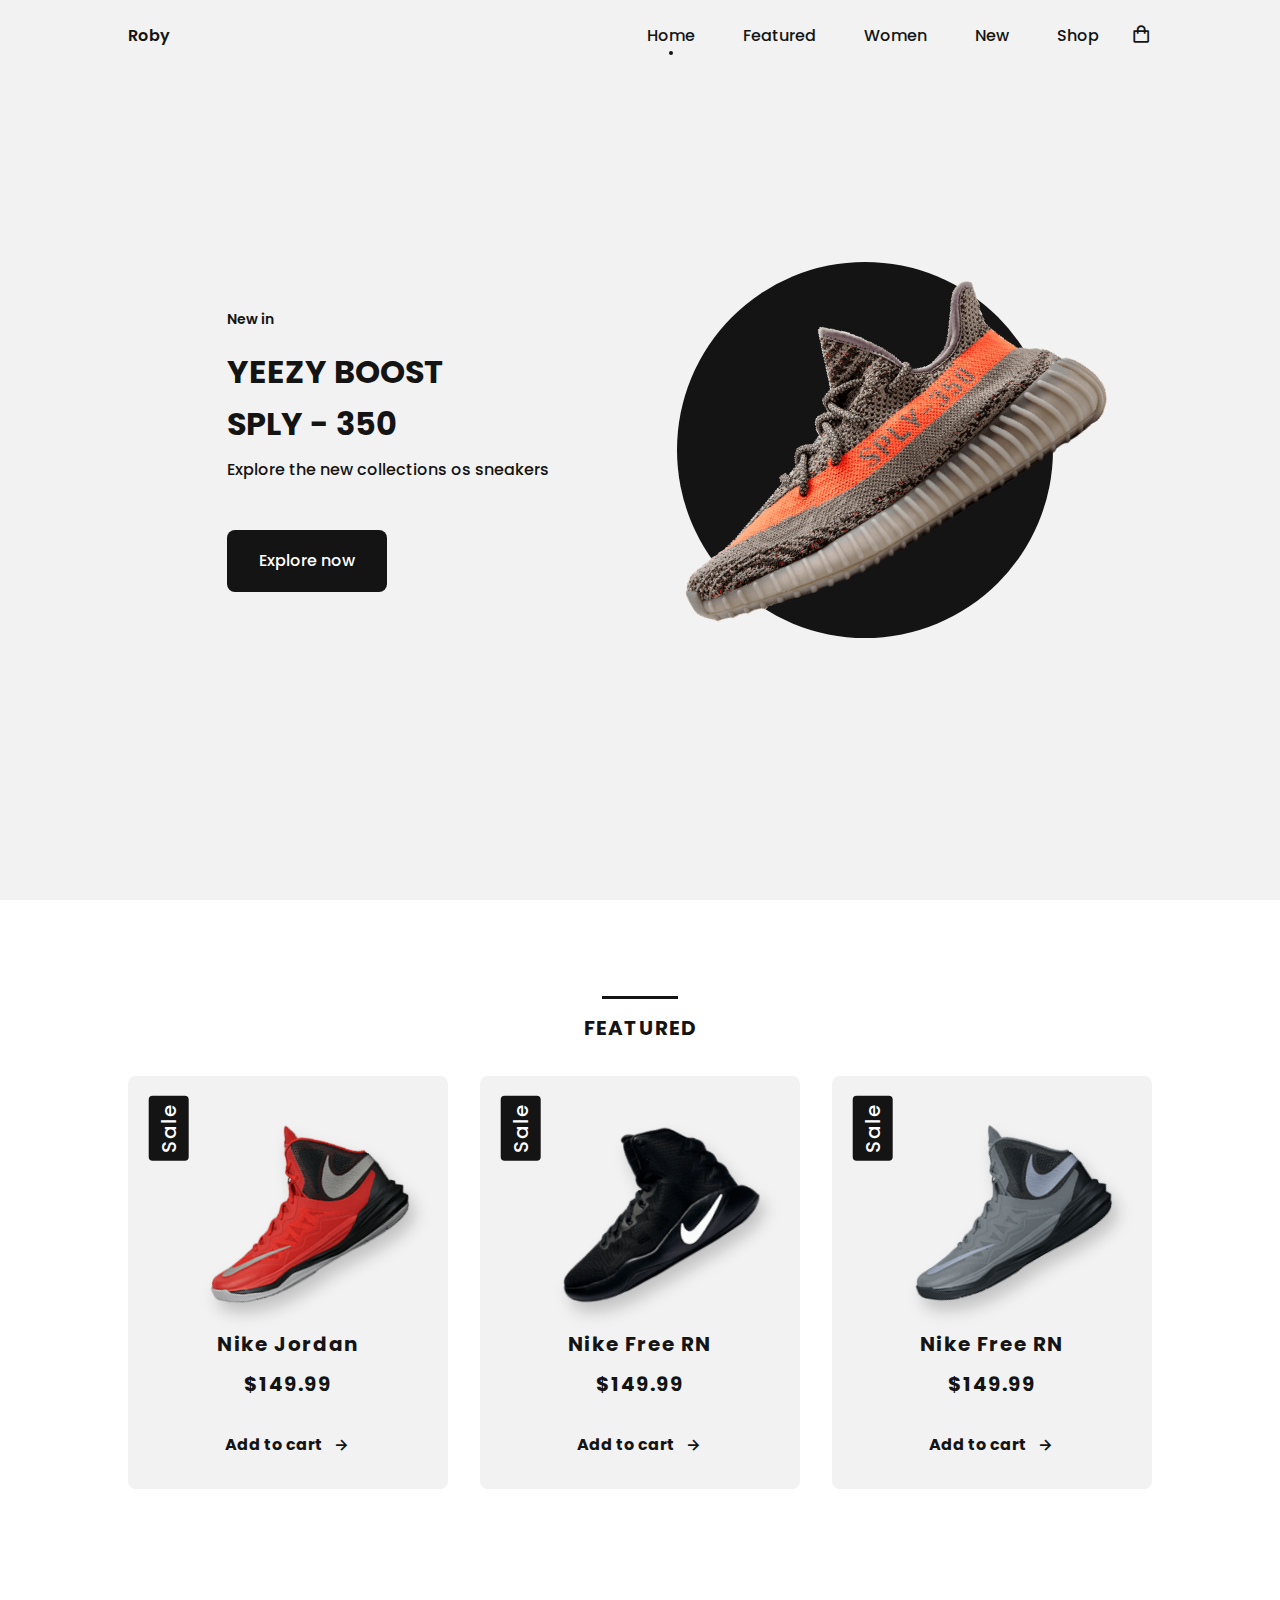
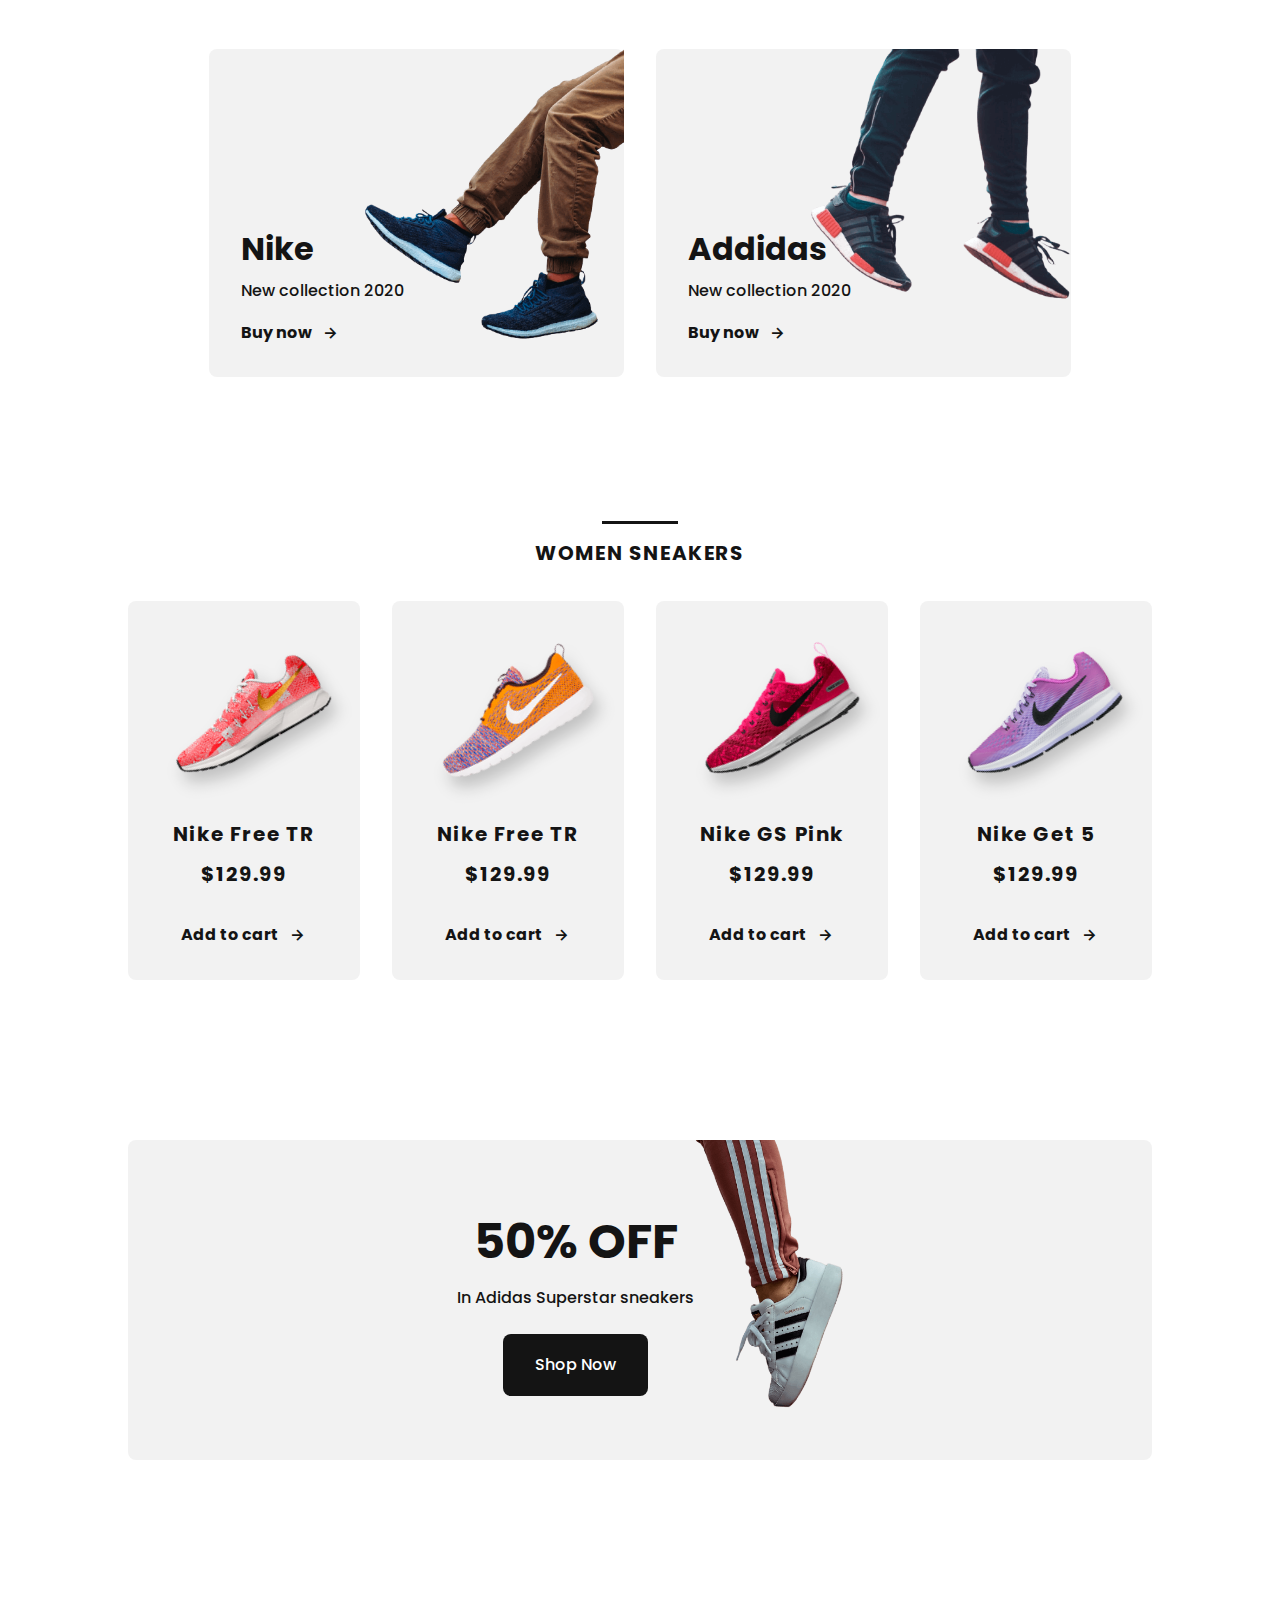
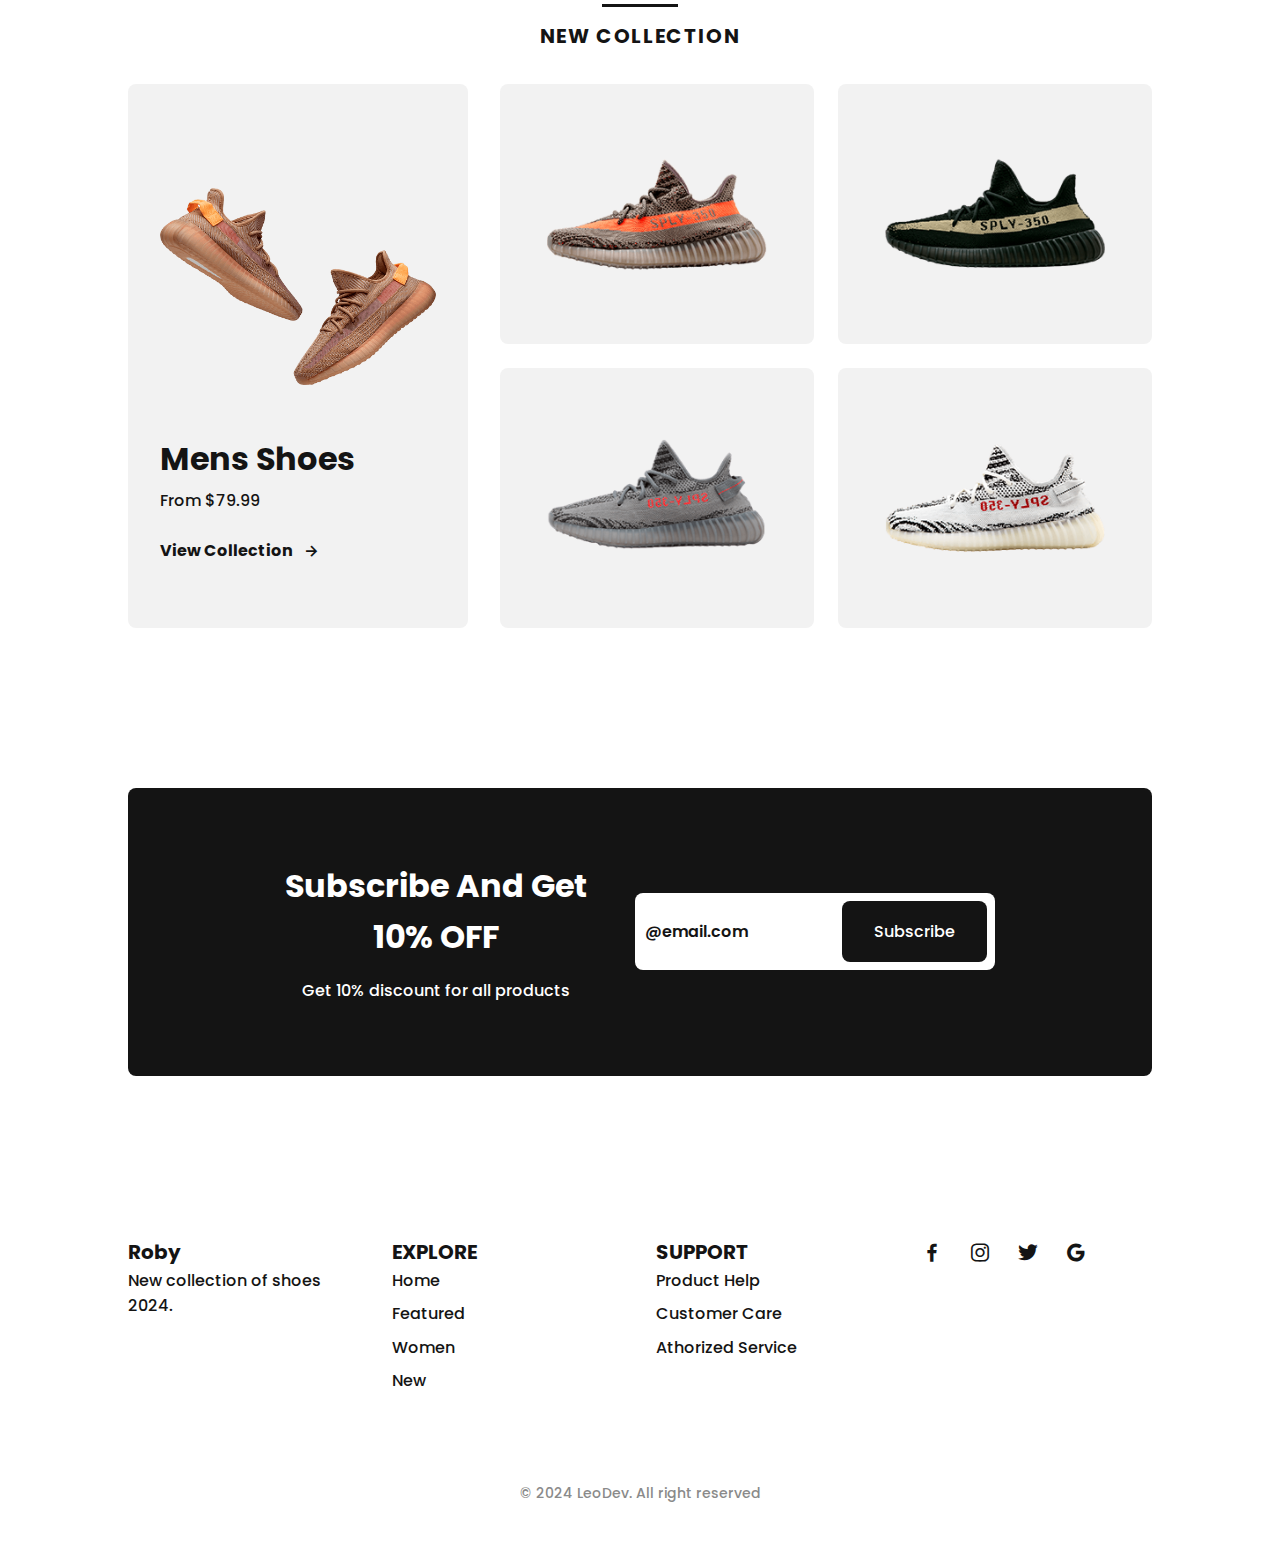
<file: index.html>
<!DOCTYPE html>
<html lang="en">
    <head>
        <meta charset="UTF-8">
        <meta name="viewport" content="width=device-width, initial-scale=1.0">

        <!-- ===== CSS ===== -->
        <link rel="stylesheet" href="assets/css/styles.css">

        <!-- ===== BOX ICONS ===== -->
        <link href='https://unpkg.com/boxicons@2.1.4/css/boxicons.min.css' rel='stylesheet'>

        <title>Responsive Ecommerce Website Sneakers</title>
    </head>
    <body>

        <!--===== HEADER =====-->
        <header class="header-1" id="header">
            <nav class="nav bd-grid">
                <div class="nav__toggle" id="nav-toggle">
                    <i class="bx bxs-grid"></i>
                </div>

                <a href="#" class="nav__logo">Roby</a>

                <div class="nav__menu" id="nav-menu">
                    <ul class="nav__list">
                        <li class="nav__item"><a href="#home" class="nav__link active">Home</a></li>
                        <li class="nav__item"><a href="#featured" class="nav__link">Featured</a></li>
                        <li class="nav__item"><a href="#women" class="nav__link">Women</a></li>
                        <li class="nav__item"><a href="#new" class="nav__link">New</a></li>
                        <li class="nav__item"><a href="./shop.html" class="nav__link">Shop</a></li>
                    </ul>
                </div>

                <div class="nav__shop">
                    <i class="bx bx-shopping-bag"></i>
                </div>
            </nav>
        </header>

        <main class="l-main">
            <!--===== HOME =====-->
            <section class="home" id="home">
                <div class="home__container bd-grid">
                    <div class="home__sneaker">
                        <div class="home__shape"></div>
                        <img src="assets/img/imghome.png" alt="" class="home__img">
                    </div>

                    <div class="home__data">
                        <span class="home__new">New in</span>
                        <h1 class="home__title">YEEZY BOOST <br> SPLY - 350</h1>
                        <p class="home__description">Explore the new collections os sneakers</p>
                        <a href="#" class="button">Explore now</a>
                    </div>
                </div>
            </section>

            <!--===== FEATURED =====-->
            <section class="featured section" id="featured">
                <h2 class="section-title">FEATURED</h2>

                <div class="featured__container bd-grid">
                    <article class="sneaker">
                        <div class="sneaker__sale">Sale</div>
                        <img src="assets/img/featured1.png" alt="" class="sneaker__img">
                        <span class="sneaker__name">Nike Jordan</span>
                        <span class="sneaker__price">$149.99</span>
                        <a href="" class="button-light">Add to cart <i class="bx bx-right-arrow-alt button-icon"></i></a>
                    </article>

                    <article class="sneaker">
                        <div class="sneaker__sale">Sale</div>
                        <img src="assets/img/featured2.png" alt="" class="sneaker__img">
                        <span class="sneaker__name">Nike Free RN</span>
                        <span class="sneaker__price">$149.99</span>
                        <a href="" class="button-light">Add to cart <i class="bx bx-right-arrow-alt button-icon"></i></a>
                    </article>

                    <article class="sneaker">
                        <div class="sneaker__sale">Sale</div>
                        <img src="assets/img/featured3.png" alt="" class="sneaker__img">
                        <span class="sneaker__name">Nike Free RN</span>
                        <span class="sneaker__price">$149.99</span>
                        <a href="" class="button-light">Add to cart <i class="bx bx-right-arrow-alt button-icon"></i></a>
                    </article>
                </div>
            </section>

            <!--===== COLLECTION =====-->
            <section class="collection section">
                <div class="collection__container bd-grid">
                    <div class="collection__card">
                        <div class="collection__data">
                            <h3 class="collection__name">Nike</h3>
                            <p class="collection__description">New collection 2020</p>
                            <a href="#" class="button-light">Buy now <i class="bx bx-right-arrow-alt button-icon"></i></a>
                        </div>
    
                        <img src="assets/img/collection1.png" alt="" class="collection__img">
                    </div>     
                    
                    <div class="collection__card">
                        <div class="collection__data">
                            <h3 class="collection__name">Addidas</h3>
                            <p class="collection__description">New collection 2020</p>
                            <a href="#" class="button-light">Buy now <i class="bx bx-right-arrow-alt button-icon"></i></a>
                        </div>
    
                        <img src="assets/img/collection2.png" alt="" class="collection__img">
                    </div>   
                </div>
            </section>

            <!--===== WOMEN SNEAKERS =====-->
            <section class="women section" id="women">
                <h2 class="section-title">WOMEN SNEAKERS</h2>

                <div class="women__container bd-grid">
                    <article class="sneaker">
                        <img src="assets/img/women1.png" alt="" class="sneaker__img">
                        <span class="sneaker__name">Nike Free TR</span>
                        <span class="sneaker__price">$129.99</span>
                        <a href="" class="button-light">Add to cart <i class="bx bx-right-arrow-alt button-icon"></i></a>
                    </article>

                    <article class="sneaker">
                        <img src="assets/img/women2.png" alt="" class="sneaker__img">
                        <span class="sneaker__name">Nike Free TR</span>
                        <span class="sneaker__price">$129.99</span>
                        <a href="" class="button-light">Add to cart <i class="bx bx-right-arrow-alt button-icon"></i></a>
                    </article>

                    <article class="sneaker">
                        <img src="assets/img/women3.png" alt="" class="sneaker__img">
                        <span class="sneaker__name">Nike GS Pink</span>
                        <span class="sneaker__price">$129.99</span>
                        <a href="" class="button-light">Add to cart <i class="bx bx-right-arrow-alt button-icon"></i></a>
                    </article>

                    <article class="sneaker">
                        <img src="assets/img/women4.png" alt="" class="sneaker__img">
                        <span class="sneaker__name">Nike Get 5</span>
                        <span class="sneaker__price">$129.99</span>
                        <a href="" class="button-light">Add to cart <i class="bx bx-right-arrow-alt button-icon"></i></a>
                    </article>
                </div>
            </section>

            <!--===== OFFER =====-->
            <section class="offer section">
                <div class="offer__container bd-grid">
                    <div class="offer__data">
                        <h3 class="offer__title">50% OFF</h3>
                        <p class="offer__description">In Adidas Superstar sneakers</p>
                        <a href="#" class="button">Shop Now</a>
                    </div>

                    <img src="assets/img/offert.png" alt="" class="offer__img">
                </div>
            </section>

            <!--===== NEW COLLECTION =====-->
            <section class="new section" id="new">
                <h2 class="section-title">NEW COLLECTION</h2>

                <div class="new__container bd-grid">
                    <div class="new__mens">
                        <img src="assets/img/new1.png" alt="" class="new__mens-img">
                        <h3 class="new__title">Mens Shoes</h3>
                        <span class="new__price">From $79.99</span>
                        <a href="#" class="button-light">View Collection <i class="bx bx-right-arrow-alt button-icon"></i></a>
                    </div>

                    <div class="new__sneaker">
                        <div class="new__sneaker-card">
                            <img src="assets/img/new2.png" alt="" class="new__sneaker-img">
                            <div class="new__sneaker-overlay">
                                <a href="#" class="button">Add to Cart</a>
                            </div>
                        </div>

                        <div class="new__sneaker-card">
                            <img src="assets/img/new3.png" alt="" class="new__sneaker-img">
                            <div class="new__sneaker-overlay">
                                <a href="#" class="button">Add to Cart</a>
                            </div>
                        </div>

                        <div class="new__sneaker-card">
                            <img src="assets/img/new4.png" alt="" class="new__sneaker-img">
                            <div class="new__sneaker-overlay">
                                <a href="#" class="button">Add to Cart</a>
                            </div>
                        </div>

                        <div class="new__sneaker-card">
                            <img src="assets/img/new5.png" alt="" class="new__sneaker-img">
                            <div class="new__sneaker-overlay">
                                <a href="#" class="button">Add to Cart</a>
                            </div>
                        </div>
                    </div>
                </div>
            </section>

            <!--===== NEWSLETTER =====-->
            <section class="newsletter section">
                <div class="newsletter__container bd-grid">
                    <div>
                        <h3 class="newsletter__title">Subscribe And Get <br> 10% OFF</h3>
                        <p class="newsletter__description">Get 10% discount for all products</p>
                    </div>

                    <form action="" class="newsletter__subscribe">
                        <input type="text" placeholder="@email.com" class="newsletter__input">
                        <a href="#" class="button">Subscribe</a>
                    </form>
                </div>
            </section>
        </main>

        <!--===== FOOTER =====-->
        <footer class="footer section">
            <div class="footer__container bd-grid">
                <div class="footer__box">
                    <h3 class="footer__title">Roby</h3>
                    <p class="footer__description">New collection of shoes 2024.</p>
                </div>

                <div class="footer__box">
                    <h3 class="footer__title">EXPLORE</h3>
                    <ul>
                        <li><a href="#home" class="footer__link">Home</a></li>
                        <li><a href="#featured" class="footer__link">Featured</a></li>
                        <li><a href="#women" class="footer__link">Women</a></li>
                        <li><a href="#new" class="footer__link">New</a></li>
                    </ul>
                </div>

                <div class="footer__box">
                    <h3 class="footer__title">SUPPORT</h3>
                    <ul>
                        <li><a href="#" class="footer__link">Product Help</a></li>
                        <li><a href="#" class="footer__link">Customer Care</a></li>
                        <li><a href="#" class="footer__link">Athorized Service</a></li>
                    </ul>
                </div>

                <div class="footer__box">
                    <a href="#" class="footer__social"><i class="bx bxl-facebook" ></i></a>
                    <a href="#" class="footer__social"><i class="bx bxl-instagram" ></i></a>
                    <a href="#" class="footer__social"><i class="bx bxl-twitter" ></i></a>
                    <a href="#" class="footer__social"><i class="bx bxl-google" ></i></a>
                </div>
            </div>

            <p class="footer__copy">&#169; 2024 LeoDev. All right reserved</p>           
        </footer>

        <!--===== MAIN JS =====-->
        <script src="assets/js/main.js"></script>
        
    </body>
</html>
</file>
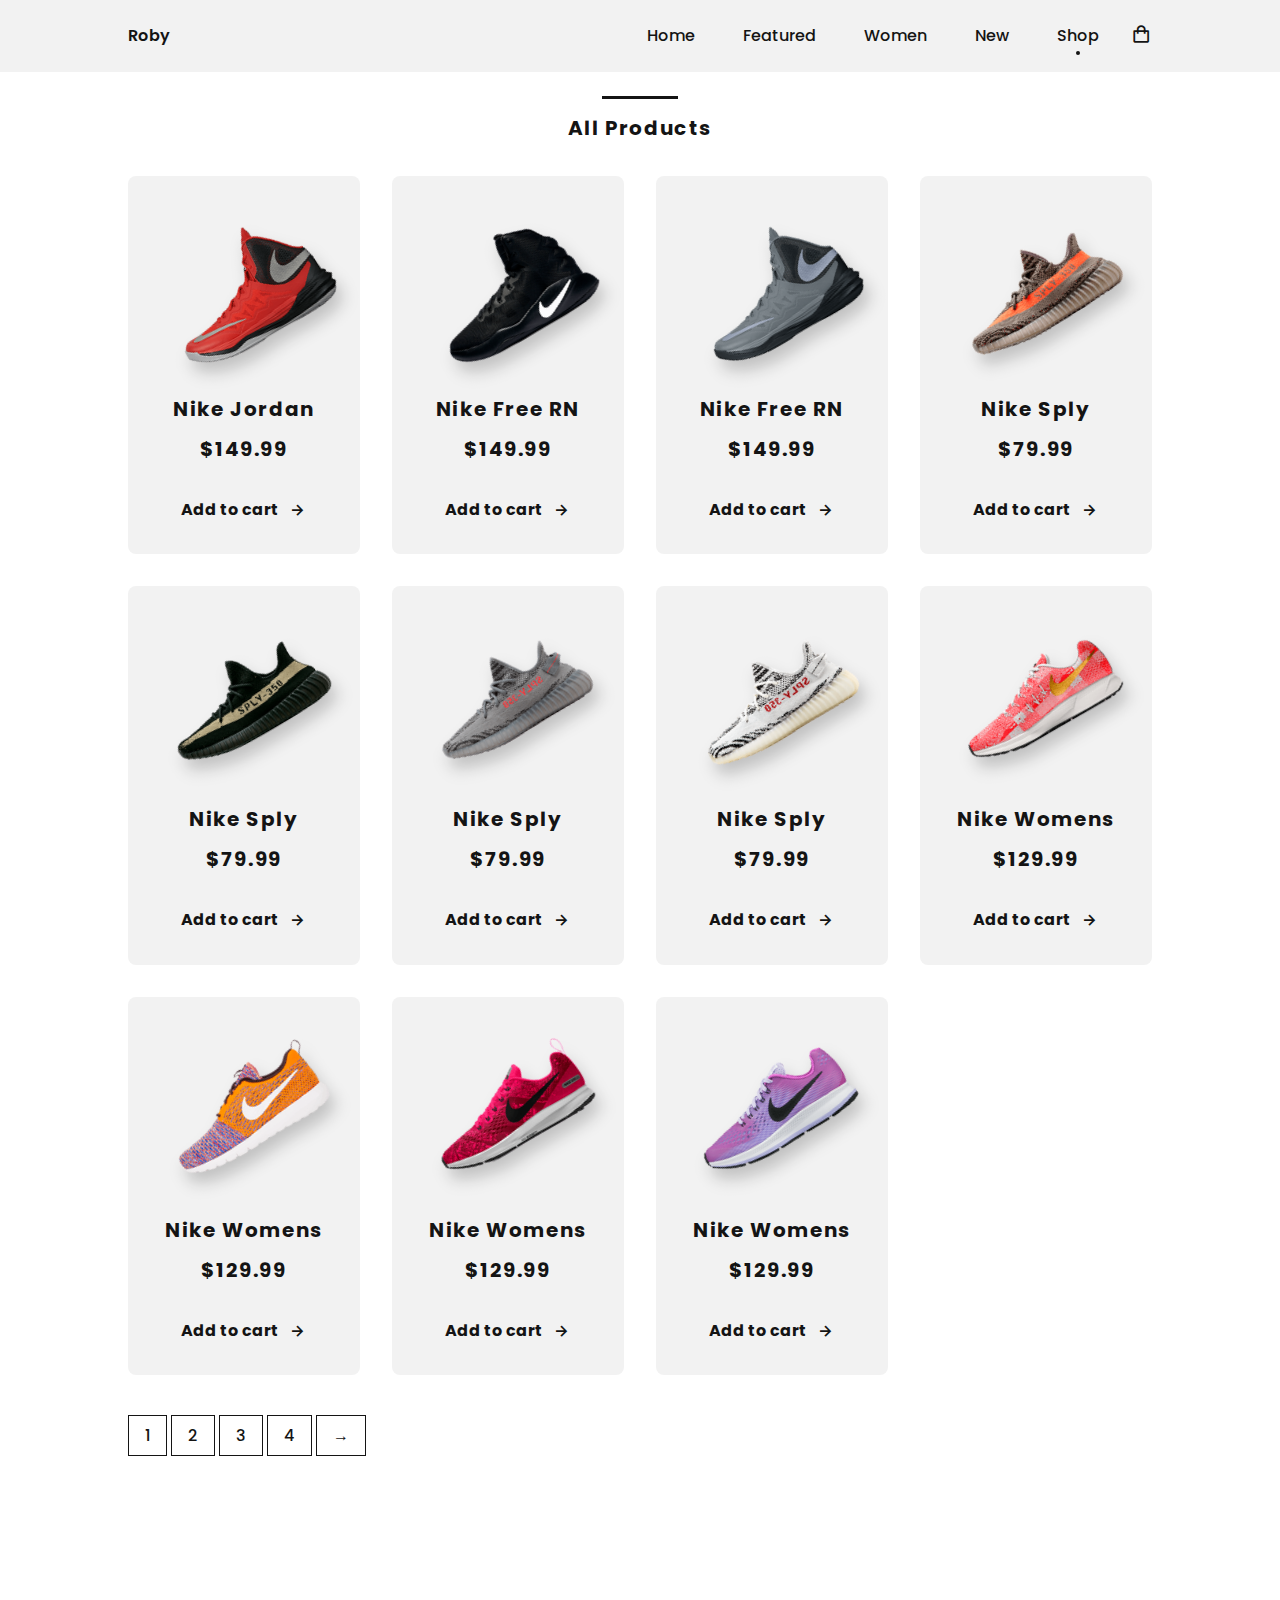
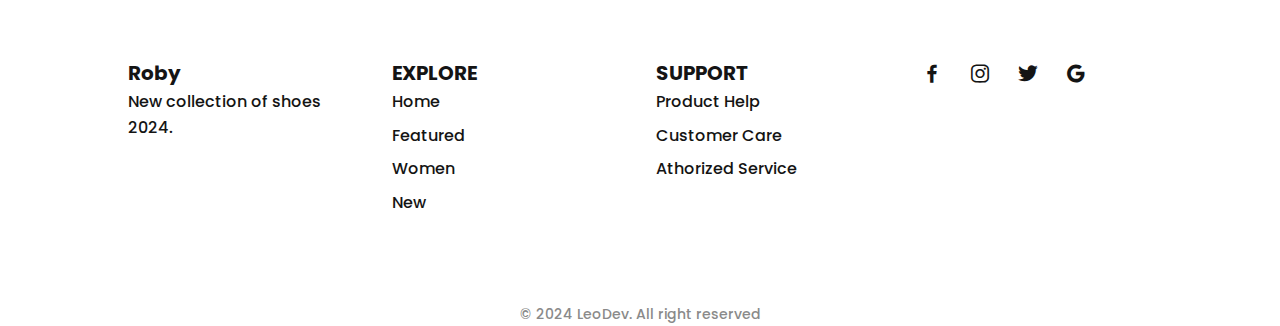
<file: shop.html>
<!DOCTYPE html>
<html lang="en">
    <head>
        <meta charset="UTF-8">
        <meta name="viewport" content="width=device-width, initial-scale=1.0">

        <!-- ===== CSS ===== -->
        <link rel="stylesheet" href="assets/css/styles.css">

        <!-- ===== BOX ICONS ===== -->
        <link href='https://unpkg.com/boxicons@2.1.4/css/boxicons.min.css' rel='stylesheet'>

        <title>Responsive Ecommerce Website Sneakers</title>
    </head>
    <body>

        <!--===== HEADER =====-->
        <header class="header-1" id="header">
            <nav class="nav bd-grid">
                <div class="nav__toggle" id="nav-toggle">
                    <i class="bx bxs-grid"></i>
                </div>

                <a href="#" class="nav__logo">Roby</a>

                <div class="nav__menu" id="nav-menu">
                    <ul class="nav__list">
                        <li class="nav__item"><a href="./index.html" class="nav__link">Home</a></li>
                        <li class="nav__item"><a href="./index.html#featured" class="nav__link">Featured</a></li>
                        <li class="nav__item"><a href="index.html#women" class="nav__link">Women</a></li>
                        <li class="nav__item"><a href="./index.html#new" class="nav__link">New</a></li>
                        <li class="nav__item"><a href="./shop.html" class="nav__link active">Shop</a></li>
                    </ul>
                </div>

                <div class="nav__shop">
                    <i class="bx bx-shopping-bag"></i>
                </div>
            </nav>
        </header>

        <main class="l-main">
            <section class="featured section" id="shop">
                <h2 class="section-title">All Products</h2>

                <div class="featured__container bd-grid">
                    <article class="sneaker">
                        <img src="assets/img/featured1.png" alt="" class="sneaker__img">
                        <span class="sneaker__name">Nike Jordan</span>
                        <span class="sneaker__price">$149.99</span>
                        <a href="" class="button-light">Add to cart <i class="bx bx-right-arrow-alt button-icon"></i></a>
                    </article>

                    <article class="sneaker">
                        <img src="assets/img/featured2.png" alt="" class="sneaker__img">
                        <span class="sneaker__name">Nike Free RN</span>
                        <span class="sneaker__price">$149.99</span>
                        <a href="" class="button-light">Add to cart <i class="bx bx-right-arrow-alt button-icon"></i></a>
                    </article>

                    <article class="sneaker">
                        <img src="assets/img/featured3.png" alt="" class="sneaker__img">
                        <span class="sneaker__name">Nike Free RN</span>
                        <span class="sneaker__price">$149.99</span>
                        <a href="" class="button-light">Add to cart <i class="bx bx-right-arrow-alt button-icon"></i></a>
                    </article>

                    <article class="sneaker">
                        <img src="assets/img/new2.png" alt="" class="sneaker__img">
                        <span class="sneaker__name">Nike Sply</span>
                        <span class="sneaker__price">$79.99</span>
                        <a href="" class="button-light">Add to cart <i class="bx bx-right-arrow-alt button-icon"></i></a>
                    </article>

                    <article class="sneaker">
                        <img src="assets/img/new3.png" alt="" class="sneaker__img">
                        <span class="sneaker__name">Nike Sply</span>
                        <span class="sneaker__price">$79.99</span>
                        <a href="" class="button-light">Add to cart <i class="bx bx-right-arrow-alt button-icon"></i></a>
                    </article>

                    <article class="sneaker">
                        <img src="assets/img/new4.png" alt="" class="sneaker__img">
                        <span class="sneaker__name">Nike Sply</span>
                        <span class="sneaker__price">$79.99</span>
                        <a href="" class="button-light">Add to cart <i class="bx bx-right-arrow-alt button-icon"></i></a>
                    </article>

                    <article class="sneaker">
                        <img src="assets/img/new5.png" alt="" class="sneaker__img">
                        <span class="sneaker__name">Nike Sply</span>
                        <span class="sneaker__price">$79.99</span>
                        <a href="" class="button-light">Add to cart <i class="bx bx-right-arrow-alt button-icon"></i></a>
                    </article>

                    <article class="sneaker">
                        <img src="assets/img/women1.png" alt="" class="sneaker__img">
                        <span class="sneaker__name">Nike Womens</span>
                        <span class="sneaker__price">$129.99</span>
                        <a href="" class="button-light">Add to cart <i class="bx bx-right-arrow-alt button-icon"></i></a>
                    </article>

                    <article class="sneaker">
                        <img src="assets/img/women2.png" alt="" class="sneaker__img">
                        <span class="sneaker__name">Nike Womens</span>
                        <span class="sneaker__price">$129.99</span>
                        <a href="" class="button-light">Add to cart <i class="bx bx-right-arrow-alt button-icon"></i></a>
                    </article>

                    <article class="sneaker">
                        <img src="assets/img/women3.png" alt="" class="sneaker__img">
                        <span class="sneaker__name">Nike Womens</span>
                        <span class="sneaker__price">$129.99</span>
                        <a href="" class="button-light">Add to cart <i class="bx bx-right-arrow-alt button-icon"></i></a>
                    </article>

                    <article class="sneaker">
                        <img src="assets/img/women4.png" alt="" class="sneaker__img">
                        <span class="sneaker__name">Nike Womens</span>
                        <span class="sneaker__price">$129.99</span>
                        <a href="" class="button-light">Add to cart <i class="bx bx-right-arrow-alt button-icon"></i></a>
                    </article>
                </div>

                <div class="sneaker__pages bd-grid">
                    <div>
                        <span class="skeaker__pag">1</span>
                        <span class="skeaker__pag">2</span>
                        <span class="skeaker__pag">3</span>
                        <span class="skeaker__pag">4</span>
                        <span class="skeaker__pag">&#8594;</span>
                    </div>
                </div>
            </section>
        </main>

        <!--===== FOOTER =====-->
        <footer class="footer section"></footer>
            <div class="footer__container bd-grid">
                <div class="footer__box">
                    <h3 class="footer__title">Roby</h3>
                    <p class="footer__description">New collection of shoes 2024.</p>
                </div>

                <div class="footer__box">
                    <h3 class="footer__title">EXPLORE</h3>
                    <ul>
                        <li><a href="#home" class="footer__link">Home</a></li>
                        <li><a href="#featured" class="footer__link">Featured</a></li>
                        <li><a href="#women" class="footer__link">Women</a></li>
                        <li><a href="#new" class="footer__link">New</a></li>
                    </ul>
                </div>

                <div class="footer__box">
                    <h3 class="footer__title">SUPPORT</h3>
                    <ul>
                        <li><a href="#" class="footer__link">Product Help</a></li>
                        <li><a href="#" class="footer__link">Customer Care</a></li>
                        <li><a href="#" class="footer__link">Athorized Service</a></li>
                    </ul>
                </div>

                <div class="footer__box">
                    <a href="#" class="footer__social"><i class="bx bxl-facebook" ></i></a>
                    <a href="#" class="footer__social"><i class="bx bxl-instagram" ></i></a>
                    <a href="#" class="footer__social"><i class="bx bxl-twitter" ></i></a>
                    <a href="#" class="footer__social"><i class="bx bxl-google" ></i></a>
                </div>
            </div>

            <p class="footer__copy">&#169; 2024 LeoDev. All right reserved</p>           
        </footer>

        <!--===== MAIN JS =====-->
        <script src="assets/js/main.js"></script>
    </body>
</html>
</file>
<file: assets/css/styles.css>
/*===== GOOGLE FONTS =====*/
@import url("https://fonts.googleapis.com/css2?family=Poppins:wght@400;500;600;700&display=swap");
/*===== VARIABLES CSS =====*/
:root{
  --header-height: 3rem;
 
  /*===== Font weight =====*/
  --font-medium: 500;
  --font-semi-bold: 600;
  --font-bold: 700;


  /*===== Colores =====*/
  --dark-color: #141414;
  --dark-color-light: #8a8a8a;
  --dark-color-lighten: #f2f2f2;
  --white-color: #fff;

  /*===== Font and typography =====*/
  --body-font: 'Poppins', sans-serif;
  --big-font-size: 1.25rem;
  --bigger-font-size: 1.5rem;
  --biggest-font-size: 2rem;
  --h2-font-size: 1.25rem;
  --normal-font-size: .938rem;
  --smaller-font-size: .813rem;

  /*===== Margenes =====*/
  --mb-1: .5rem;
  --mb-2: 1rem;
  --mb-3: 1.5rem;
  --mb-4: 2rem;
  --mb-5: 2.5rem;
  --mb-6: 3rem;
  /*===== z index =====*/
  --z-fixed: 100;
  
  /*===== Rotate img =====*/
  --rotate-img: rotate(-30deg);
}

@media screen and (min-width: 768px) {
  :root{
    --big-font-size: 1.25rem;
    --bigger-font-size: 2rem;
    --biggest-font-size: 3rem;
    --normal-font-size: 1rem;
    --smaller-font-size: .875rem;
  }
}
/*===== BASE =====*/
*,::before,::after{
  box-sizing: border-box;
}

html{
  scroll-behavior: smooth;
}

body{
  margin: var(--header-height) 0 0 0;
  font-family: var(--body-font);
  font-size: var(--normal-font-size);
  font-weight: var(--font-medium);
  color: var(--dark-color);
  line-height: 1.6;
}

h1,h2,h3,p,ul{
  margin: 0;
}

ul{
  padding: 0;
  list-style: none;
}

a{
  text-decoration: none;
  color: var(--dark-color);
}

img{
  max-width: 100%;
  height: auto;
  display: block;
}
/*===== CLASS CSS ===== */
.section{
  padding: 5rem 0 2rem;
}

.section-title{
  position: relative;
  font-size: var(--big-font-size);
  margin-bottom: var(--mb-4);
  text-align: center;
  letter-spacing: .1rem;
}

.section-title::after{
  content: '';
  position: absolute;
  width: 56px;
  height: .18rem;
  top: -1rem;
  left: 0;
  right: 0;
  margin: auto;
  background-color: var(--dark-color);
}
/*===== LAYOUT =====*/
.bd-grid{
  max-width: 1024px;
  display: grid;
  grid-template-columns: 100%;
  column-gap: 2rem;
  width: calc(100% - 2rem);
  margin-left: var(--mb-2);
  margin-right: var(--mb-2);
}

.header-1{
  width: 100%;
  position: fixed;
  top: 0;
  left: 0;
  z-index: var(--z-fixed);
  background-color: var(--dark-color-lighten);
}
/*===== NAV =====*/
.nav{
  height: var(--header-height);
  display: flex;
  justify-content: space-between;
  align-items: center;
}

@media screen and (max-width: 768px) {
  .nav__menu{
    position: fixed;
    top: var(--header-height);
    left: -100%;
    width: 70%;
    height: 100vh;
    padding: 2rem;
    background-color: var(--white-color);
    transition: .5s;
  }
}

.nav__item{
  margin-bottom: var(--mb-4);
}

.nav__logo{
  font-weight: var(--font-semi-bold);
}

.nav__toggle, .nav__shop{
  font-size: 1.3rem;
  cursor: pointer;
}
/*Show menu*/
.show{
  left: 0;
}

/*Active link*/
.active{
  position: relative;
}

.active::before{
  content: '';
  position: absolute;
  bottom: -.5rem;
  left: 45%;
  width: 4px;
  height: 4px;
  background-color: var(--dark-color);
  border-radius: 50%;
}

/*Change color header*/
.scroll-header{
  background-color: var(--white-color);
  box-shadow: 0 2px 4px rgba(0, 0, 0, .1);
}

/*===== HOME =====*/
.home{
  background-color: var(--dark-color-lighten);
  overflow: hidden;
}

.home__container{
  height: calc(100vh - var(--header-height));
}

.home__sneaker{
  position: relative;
  display: flex;
  justify-content: center;
  align-self: center;
}

.home__shape{
  width: 220px;
  height: 220px;
  background-color: var(--dark-color);
  border-radius: 50%;
}

.home__img{
  position: absolute;
  top: 1.5rem;
  max-width: initial;
  width: 275px;
  transform: var(--rotate-img);
}

.home__new{
  display: block;
  font-size: var(--smaller-font-size);
  font-weight: var(--font-semi-bold);
  margin-bottom: var(--mb-2);
}

.home__title{
  font-size: var(--bigger-font-size);
  margin-bottom: var(--mb-1);
}

.home__description{
  margin-bottom: var(--mb-6);
}
/*BUTTONS*/
.button{
  display: inline-block;
  background-color: var(--dark-color);
  color: var(--white-color);
  padding: 1.125rem 2rem;
  font-weight: var(--font-medium);
  border-radius: .5rem;
  transition: .3s;
}

.button:hover{
  transform: translateY(-.25rem);
}

.button-light{
  display: inline-flex;
  color: var(--dark-color);
  font-weight: var(--font-bold);
  align-items: center;
}

.button-icon{
  font-size: 1.25rem;
  margin-left: var(--mb-1);
  transition: .3s;
}

.button-light:hover .button-icon{
  transform: translateX(.25rem);
}

/*===== FEATURED =====*/
.featured__container{
  row-gap: 2rem;
  grid-template-columns: repeat(auto-fit, minmax(220px, 1fr));
}

.sneaker{
  position: relative;
  display: flex;
  flex-direction: column;
  align-items: center;
  padding: 2rem;
  background-color: var(--dark-color-lighten);
  border-radius: .5rem;
  transition: .3s;
}

.sneaker__sale{
  position: absolute;
  left: .5rem;
  background-color: var(--dark-color);
  color: var(--white-color);
  padding: .25rem .5rem;
  border-radius: .25rem;
  font-size: var(--h2-font-size);
  transform: rotate(-90deg);
  letter-spacing: .1rem;
}

.sneaker__img{
  width: 220px;
  margin-top: var(--mb-3);
  margin-bottom: var(--mb-6);
  transform: var(--rotate-img);
  filter: drop-shadow(0 12px 8px rgba(0,0,0,.2));
}

.sneaker__name, .sneaker__price{
  font-size: var(--h2-font-size);
  letter-spacing: .1rem;
  font-weight: var(--font-bold);
}

.sneaker__name{
  margin-bottom: var(--mb-1);
}

.sneaker__price{
  margin-bottom: var(--mb-4);
}

.sneaker:hover{
  transform: translateY(-.5rem);
}

.sneaker__pages{
  margin-top: var(--mb-6);
}

.skeaker__pag{
  padding: .5rem 1rem;
  border: 1px solid var(--dark-color);
}

.skeaker__pag:hover{
  background-color: var(--dark-color);
  color: var(--white-color);
}
/*===== COLLECTION =====*/
.collection__container{
  row-gap: 2rem;
  justify-content: center;
}

.collection__card{
  position: relative;
  display: flex;
  height: 328px;
  background-color: var(--dark-color-lighten);
  padding: 2rem;
  border-radius: .5rem;
  transition: .3s;
}

.collection__data{
  align-self: flex-end;
}

.collection__img{
  position: absolute;
  top: 0;
  right: 0;
  width: 230px;
}

.collection__name{
  font-size: var(--bigger-font-size);
  margin-bottom: .25rem;
}

.collection__description{
  margin-bottom: var(--mb-2);
}

.collection__card:hover{
  transform: translateY(-.5rem);
}
/*===== WOMEN SNEAKERS =====*/
.women__container{
  row-gap: 2rem;
  grid-template-columns: repeat(auto-fit, minmax(220px, 1fr));
}

/*===== OFFER =====*/
.offer__container{
  grid-template-columns: 55% 45%;
  column-gap: 0;
  background-color: var(--dark-color-lighten);
  border-radius: .5rem;
  justify-content: center;
}

.offer__data{
  padding: 4rem 0 4rem 1.5rem;
}

.offer__title{
  font-size: var(--biggest-font-size);
  margin-bottom: .25rem;
}

.offer__description{
  margin-bottom: var(--mb-3);
}

.offer__img{
  width: 153px;
}

/*===== NEW COLLECTION  =====*/
.new__container{
  row-gap: 2rem;
}

.new__mens{
  display: flex;
  flex-direction: column;
  justify-content: center;
  background-color: var(--dark-color-lighten);
  border-radius: .5rem;
  padding: 2rem;
}

.new__mens-img{
  width: 276px;
  margin-bottom: var(--mb-3);
}

.new__title{
  font-size: var(--bigger-font-size);
  margin-bottom: .25rem;
}

.new__price{
  display: block;
  margin-bottom: var(--mb-3);
}

.new__sneaker{
  display: grid;
  gap: 1.5rem;
  grid-template-columns: repeat(auto-fit, minmax(220px, 1fr));
}

.new__sneaker-card{
  position: relative;
  padding: 3.5rem 1.5rem;
  background-color: var(--dark-color-lighten);
  border-radius: .5rem;
  overflow: hidden;
  display: flex;
  justify-content: center;
}

.new__sneaker-img{
  width: 220px;
}

.new__sneaker-overlay{
  position: absolute;
  left: 0;
  bottom: -100%;
  width: 100%;
  height: 100%;
  display: flex;
  justify-content: center;
  align-items: center;
  background-color: rgba(138, 138, 138, .3);
  transition: .3s;
}

.new__sneaker-card:hover .new__sneaker-overlay{
  bottom: 0;
}
/*===== NEWSLETTER =====*/
.newsletter__container{
  background-color: var(--dark-color);
  color: var(--white-color);
  padding: 2rem .5rem;
  border-radius: .5rem;
  text-align: center;
}

.newsletter__title{
  font-size: var(--bigger-font-size);
  margin-bottom: var(--mb-2);
}

.newsletter__description{
  margin-bottom: var(--mb-5);
}

.newsletter__subscribe{
  display: flex;
  column-gap: .5rem;
  background-color: var(--white-color);
  padding: .5rem;
  border-radius: .5rem;
}

.newsletter__input{
  outline: none;
  border: none;
  width: 90%;
  font-size: var(--normal-font-size);
}

.newsletter__input::placeholder{
  color: var(--dark-color);
  font-family: var(--body-font);
  font-size: var(--normal-font-size);
  font-weight: var(--font-semi-bold);
}

/*===== FOOTER =====*/
.footer__container{
  grid-template-columns: repeat(auto-fit, minmax(220px, 1fr));
}

.footer__box{
  margin-bottom: var(--mb-4);
}

.footer__title{
  font-size: var(--big-font-size);
}

.footer__link{
  display: block;
  width: max-content;
  margin-bottom: var(--mb-1);
}

.footer__social{
  font-size: 1.5rem;
  margin-right: 1.25rem;
}

.footer__copy{
  padding-top: 3rem;
  font-size: var(--smaller-font-size);
  color: var(--dark-color-light);
  text-align: center;
}

/* ===== MEDIA QUERIES=====*/
@media screen and (min-width: 576px){
  .collection__container{
    grid-template-columns: 415px;
  }

  .collection__img{
    width: 260px;
  }

  .offer__container{
    grid-template-columns: max-content max-content;
  }

  .offer__data{
    text-align: center;
  }

  .new__mens{
    align-items: center;
  }
}

@media screen and (min-width: 768px){
  body{
    margin: 0;
  }

  .section{
    padding: 7rem 0 3rem;
  }

  .section-title::after{
    width: 76px;
  }

  .nav{
    height: calc(var(--header-height) + 1.5rem);
  }

  .nav__menu{
    margin-left: auto;
  }

  .nav__list{
    display: flex;
  }

  .nav__item{
    margin-left: var(--mb-6);
    margin-bottom: 0;
  }

  .nav__toggle{
    display: none;
  }

  .home__container{
    height: 100vh;
    grid-template-columns: max-content max-content;
    justify-content: center;
    align-items: center;
  }

  .home__sneaker{
    order: 1;
  }

  .home__shape{
    width: 376px;
    height: 376px;
  }

  .home__img{
    width: 470px;
    top: 3.5rem;
    right: 0;
    left: -3rem;
  }

  .newsletter__container{
    grid-template-columns: max-content max-content;
    justify-content: center;
    align-items: center;
    padding: 4.5rem 2rem;
    column-gap: 3rem;
  }

  .newsletter__description{
    margin-bottom: 0;
  }

  .newsletter__subscribe{
    width: 360px;
    height: max-content;
  }
}

@media screen and (min-width: 1024px){
  .bd-grid{
    margin-left: auto;
    margin-right: auto;
  }

  .home__container{
    column-gap: 8rem;
  }

  .collection__container{
    grid-template-columns: repeat(2, 415px);
  }

  .new__container{
    grid-template-columns: max-content 1fr;
  }

  .new__mens{
    align-items: initial;
    justify-content: flex-end;
    padding: 4rem 2rem;
  }

  .new__mens-img{
    margin-bottom: var(--mb-6);
  }
}
</file>
